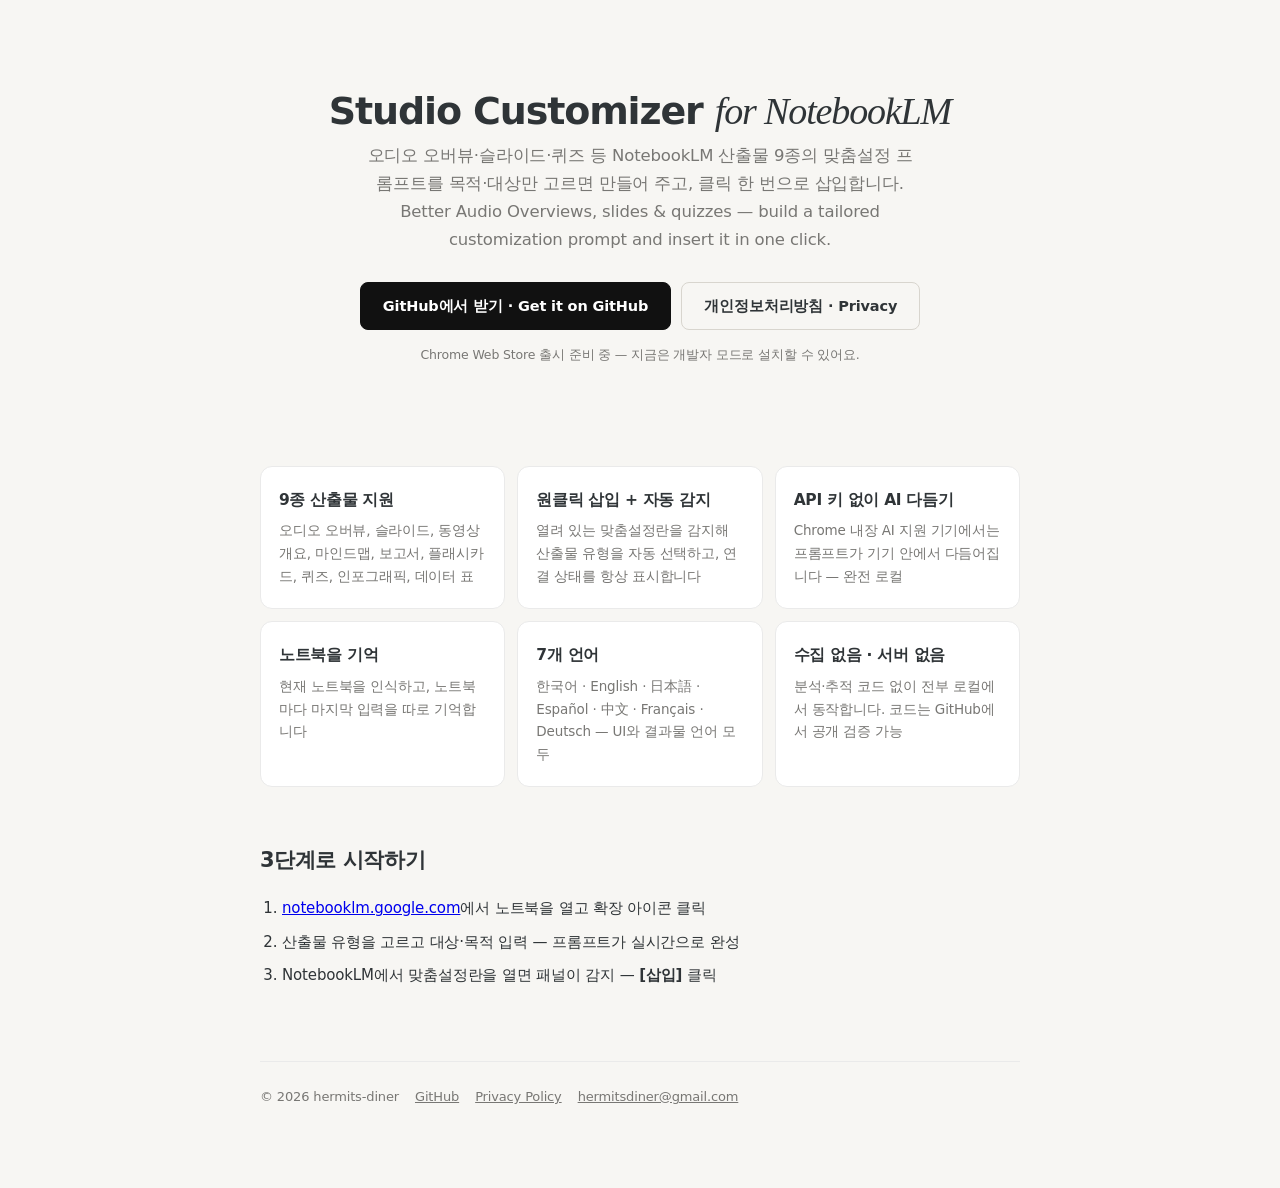
<file: docs/index.html>
<!DOCTYPE html>
<html lang="ko">
<head>
  <meta charset="UTF-8" />
  <meta name="viewport" content="width=device-width, initial-scale=1" />
  <title>Studio Customizer for NotebookLM — 맞춤설정 프롬프트를 클릭 한 번으로</title>
  <meta name="description" content="Better Audio Overviews, slides & quizzes from NotebookLM — build a tailored customization prompt, insert it in one click." />
  <style>
    :root {
      --bg: #f7f6f3; --card: #ffffff; --text: #2f3437; --muted: #787774;
      --border: #eaeaea; --border-strong: #d8d5ce; --ink: #111111; --ink-text: #ffffff;
    }
    @media (prefers-color-scheme: dark) {
      :root {
        --bg: #191817; --card: #201f1d; --text: #edebe8; --muted: #8f8b84;
        --border: #2e2c29; --border-strong: #45423c; --ink: #edebe8; --ink-text: #191817;
      }
    }
    * { box-sizing: border-box; }
    body {
      margin: 0; padding: 0 20px 80px; background: var(--bg); color: var(--text);
      font-family: "Pretendard Variable", Pretendard, "Noto Sans KR", "Apple SD Gothic Neo",
        "Segoe UI", system-ui, sans-serif;
      font-size: 15px; line-height: 1.7; letter-spacing: -0.01em;
      -webkit-font-smoothing: antialiased;
    }
    main { max-width: 760px; margin: 0 auto; }
    .hero { padding: 88px 0 40px; text-align: center; }
    .hero h1 { font-size: 38px; letter-spacing: -0.03em; line-height: 1.25; margin: 0 0 6px; }
    .hero h1 em { font-family: Georgia, "Times New Roman", serif; font-style: italic; font-weight: 400; }
    .hero .tag { color: var(--muted); font-size: 16.5px; margin: 0 auto 28px; max-width: 560px; }
    .cta-row { display: flex; gap: 10px; justify-content: center; flex-wrap: wrap; }
    .btn {
      display: inline-block; padding: 11px 22px; border-radius: 8px; text-decoration: none;
      font-weight: 700; font-size: 14.5px; border: 1px solid var(--border-strong); color: var(--text);
    }
    .btn.primary { background: var(--ink); border-color: var(--ink); color: var(--ink-text); }
    .note { color: var(--muted); font-size: 12.5px; margin-top: 14px; }
    .grid { display: grid; grid-template-columns: repeat(auto-fit, minmax(220px, 1fr)); gap: 12px; margin: 48px 0 0; }
    .card {
      background: var(--card); border: 1px solid var(--border); border-radius: 12px;
      padding: 20px 18px;
    }
    .card h3 { margin: 0 0 6px; font-size: 15.5px; letter-spacing: -0.02em; }
    .card p { margin: 0; color: var(--muted); font-size: 13.5px; }
    .steps { margin: 56px 0 0; }
    .steps h2 { font-size: 21px; letter-spacing: -0.02em; }
    .steps ol { padding-left: 22px; }
    .steps li { margin-bottom: 8px; }
    footer {
      margin-top: 72px; padding-top: 24px; border-top: 1px solid var(--border);
      color: var(--muted); font-size: 13px; display: flex; gap: 16px; flex-wrap: wrap;
    }
    footer a { color: inherit; }
  </style>
</head>
<body>
  <main>
    <section class="hero">
      <h1>Studio Customizer <em>for NotebookLM</em></h1>
      <p class="tag">
        오디오 오버뷰·슬라이드·퀴즈 등 NotebookLM 산출물 9종의 맞춤설정 프롬프트를
        목적·대상만 고르면 만들어 주고, 클릭 한 번으로 삽입합니다.<br />
        Better Audio Overviews, slides &amp; quizzes — build a tailored customization
        prompt and insert it in one click.
      </p>
      <div class="cta-row">
        <a class="btn primary" href="https://github.com/hermits-diner/Studio-Customizer-for-NotebookLM">GitHub에서 받기 · Get it on GitHub</a>
        <a class="btn" href="privacy.html">개인정보처리방침 · Privacy</a>
      </div>
      <p class="note">Chrome Web Store 출시 준비 중 — 지금은 개발자 모드로 설치할 수 있어요.</p>
    </section>

    <section class="grid">
      <div class="card">
        <h3>9종 산출물 지원</h3>
        <p>오디오 오버뷰, 슬라이드, 동영상 개요, 마인드맵, 보고서, 플래시카드, 퀴즈, 인포그래픽, 데이터 표</p>
      </div>
      <div class="card">
        <h3>원클릭 삽입 + 자동 감지</h3>
        <p>열려 있는 맞춤설정란을 감지해 산출물 유형을 자동 선택하고, 연결 상태를 항상 표시합니다</p>
      </div>
      <div class="card">
        <h3>API 키 없이 AI 다듬기</h3>
        <p>Chrome 내장 AI 지원 기기에서는 프롬프트가 기기 안에서 다듬어집니다 — 완전 로컬</p>
      </div>
      <div class="card">
        <h3>노트북을 기억</h3>
        <p>현재 노트북을 인식하고, 노트북마다 마지막 입력을 따로 기억합니다</p>
      </div>
      <div class="card">
        <h3>7개 언어</h3>
        <p>한국어 · English · 日本語 · Español · 中文 · Français · Deutsch — UI와 결과물 언어 모두</p>
      </div>
      <div class="card">
        <h3>수집 없음 · 서버 없음</h3>
        <p>분석·추적 코드 없이 전부 로컬에서 동작합니다. 코드는 GitHub에서 공개 검증 가능</p>
      </div>
    </section>

    <section class="steps">
      <h2>3단계로 시작하기</h2>
      <ol>
        <li><a href="https://notebooklm.google.com">notebooklm.google.com</a>에서 노트북을 열고 확장 아이콘 클릭</li>
        <li>산출물 유형을 고르고 대상·목적 입력 — 프롬프트가 실시간으로 완성</li>
        <li>NotebookLM에서 맞춤설정란을 열면 패널이 감지 — <strong>[삽입]</strong> 클릭</li>
      </ol>
    </section>

    <footer>
      <span>© 2026 hermits-diner</span>
      <a href="https://github.com/hermits-diner/Studio-Customizer-for-NotebookLM">GitHub</a>
      <a href="privacy.html">Privacy Policy</a>
      <a href="mailto:hermitsdiner@gmail.com">hermitsdiner@gmail.com</a>
    </footer>
  </main>
</body>
</html>
</file>
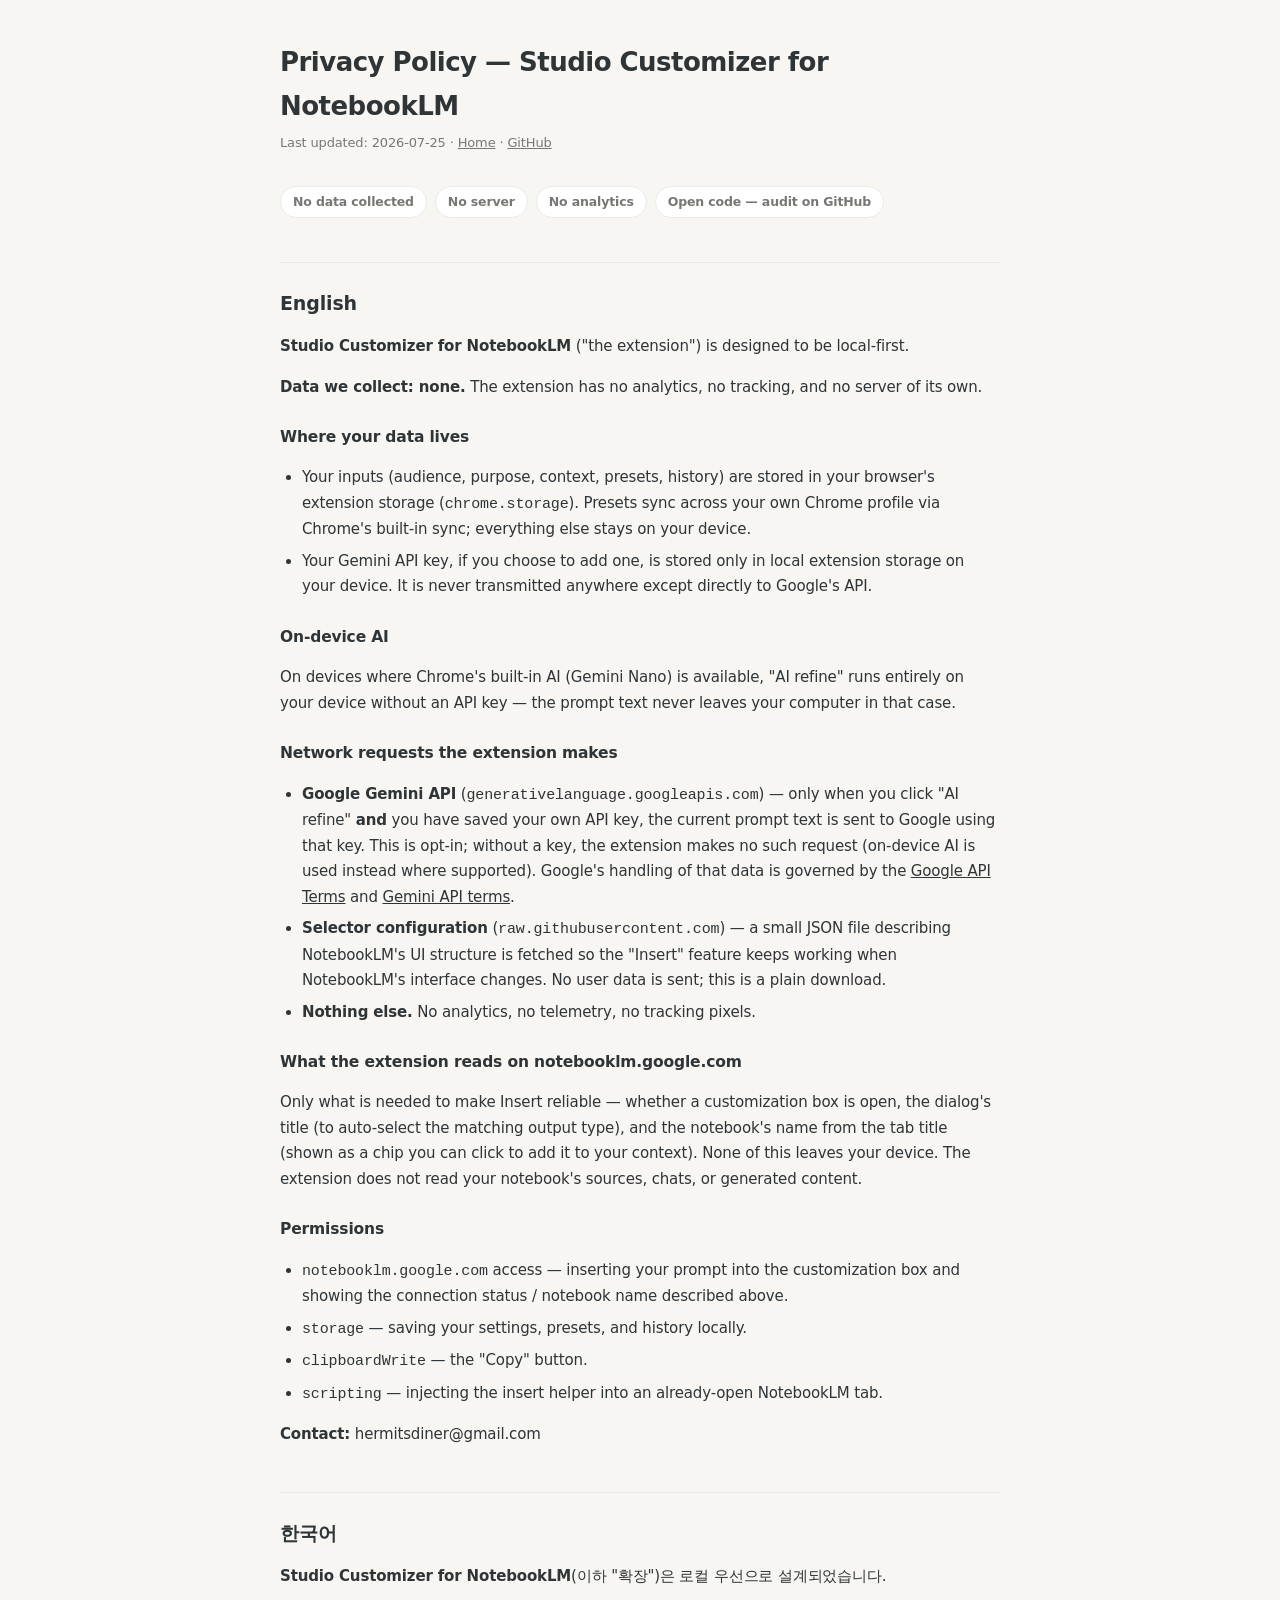
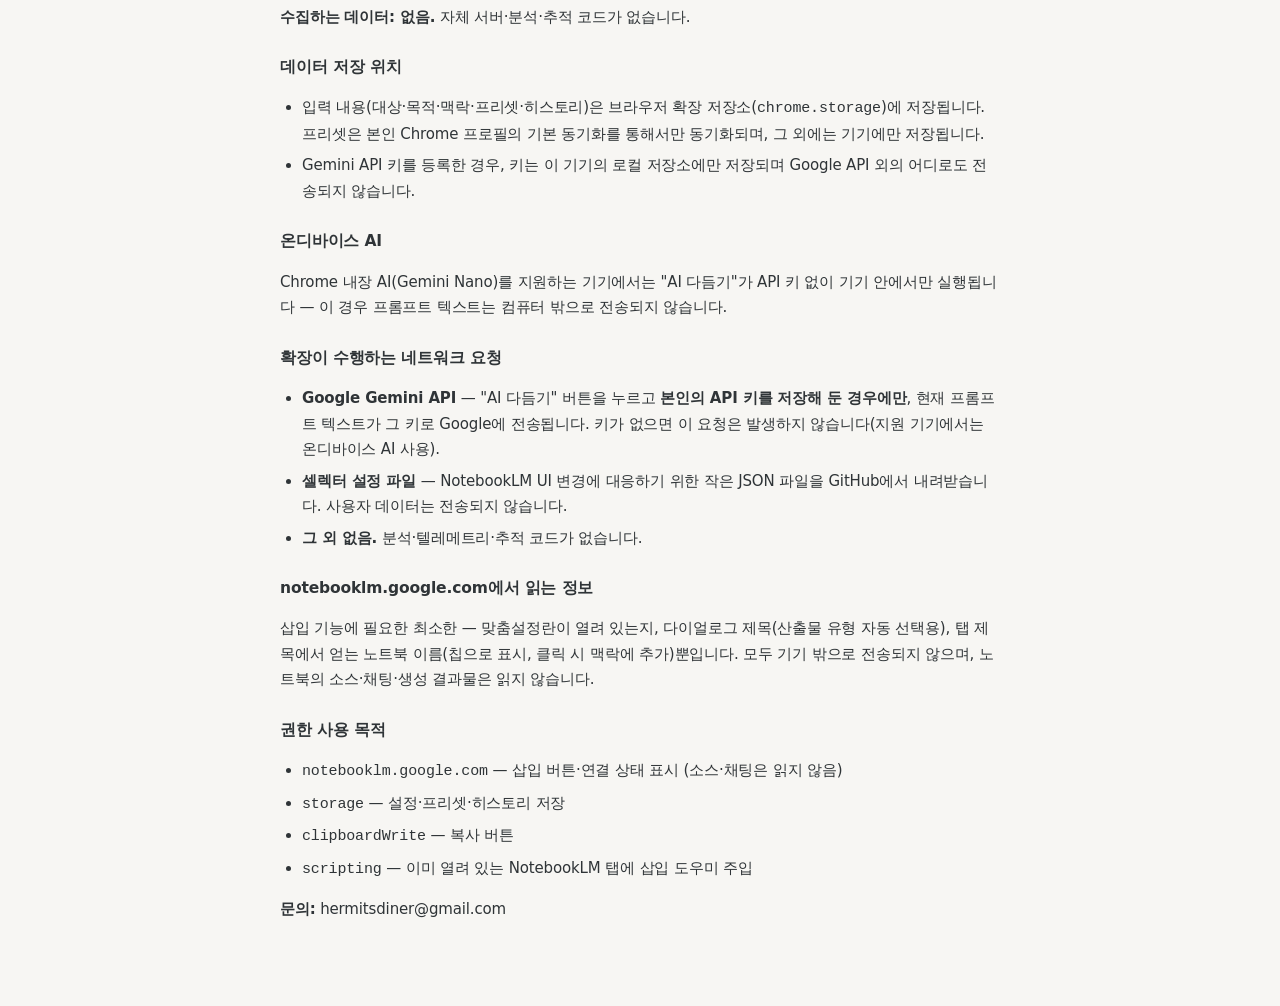
<file: docs/privacy.html>
<!DOCTYPE html>
<html lang="en">
<head>
  <meta charset="UTF-8" />
  <meta name="viewport" content="width=device-width, initial-scale=1" />
  <title>Privacy Policy — Studio Customizer for NotebookLM</title>
  <style>
    :root {
      --bg: #f7f6f3; --card: #ffffff; --text: #2f3437; --muted: #787774;
      --border: #eaeaea; --ink: #111111;
    }
    @media (prefers-color-scheme: dark) {
      :root {
        --bg: #191817; --card: #201f1d; --text: #edebe8; --muted: #8f8b84;
        --border: #2e2c29; --ink: #edebe8;
      }
    }
    * { box-sizing: border-box; }
    body {
      margin: 0; padding: 40px 20px 80px; background: var(--bg); color: var(--text);
      font-family: "Pretendard Variable", Pretendard, "Noto Sans KR", "Apple SD Gothic Neo",
        "Segoe UI", system-ui, sans-serif;
      font-size: 15px; line-height: 1.7; letter-spacing: -0.01em;
      -webkit-font-smoothing: antialiased;
    }
    main { max-width: 720px; margin: 0 auto; }
    h1 { font-size: 26px; letter-spacing: -0.02em; margin: 0 0 4px; }
    h2 { font-size: 19px; margin: 44px 0 12px; padding-top: 24px; border-top: 1px solid var(--border); }
    h3 { font-size: 15.5px; margin: 24px 0 6px; }
    .date { color: var(--muted); font-size: 13px; margin: 0 0 32px; }
    ul { padding-left: 22px; }
    li { margin-bottom: 6px; }
    a { color: inherit; }
    strong { font-weight: 700; }
    .badge-row { display: flex; gap: 8px; flex-wrap: wrap; margin: 18px 0 0; }
    .badge {
      padding: 4px 12px; border: 1px solid var(--border); border-radius: 999px;
      background: var(--card); font-size: 12.5px; font-weight: 600; color: var(--muted);
    }
  </style>
</head>
<body>
  <main>
    <h1>Privacy Policy — Studio Customizer for NotebookLM</h1>
    <p class="date">Last updated: 2026-07-25 · <a href="index.html">Home</a> · <a href="https://github.com/hermits-diner/Studio-Customizer-for-NotebookLM">GitHub</a></p>
    <div class="badge-row">
      <span class="badge">No data collected</span>
      <span class="badge">No server</span>
      <span class="badge">No analytics</span>
      <span class="badge">Open code — audit on GitHub</span>
    </div>

    <h2>English</h2>
    <p><strong>Studio Customizer for NotebookLM</strong> ("the extension") is designed to be local-first.</p>
    <p><strong>Data we collect: none.</strong> The extension has no analytics, no tracking, and no server of its own.</p>

    <h3>Where your data lives</h3>
    <ul>
      <li>Your inputs (audience, purpose, context, presets, history) are stored in your browser's extension storage (<code>chrome.storage</code>). Presets sync across your own Chrome profile via Chrome's built-in sync; everything else stays on your device.</li>
      <li>Your Gemini API key, if you choose to add one, is stored only in local extension storage on your device. It is never transmitted anywhere except directly to Google's API.</li>
    </ul>

    <h3>On-device AI</h3>
    <p>On devices where Chrome's built-in AI (Gemini Nano) is available, "AI refine" runs entirely on your device without an API key — the prompt text never leaves your computer in that case.</p>

    <h3>Network requests the extension makes</h3>
    <ul>
      <li><strong>Google Gemini API</strong> (<code>generativelanguage.googleapis.com</code>) — only when you click "AI refine" <strong>and</strong> you have saved your own API key, the current prompt text is sent to Google using that key. This is opt-in; without a key, the extension makes no such request (on-device AI is used instead where supported). Google's handling of that data is governed by the <a href="https://developers.google.com/terms">Google API Terms</a> and <a href="https://ai.google.dev/gemini-api/terms">Gemini API terms</a>.</li>
      <li><strong>Selector configuration</strong> (<code>raw.githubusercontent.com</code>) — a small JSON file describing NotebookLM's UI structure is fetched so the "Insert" feature keeps working when NotebookLM's interface changes. No user data is sent; this is a plain download.</li>
      <li><strong>Nothing else.</strong> No analytics, no telemetry, no tracking pixels.</li>
    </ul>

    <h3>What the extension reads on notebooklm.google.com</h3>
    <p>Only what is needed to make Insert reliable — whether a customization box is open, the dialog's title (to auto-select the matching output type), and the notebook's name from the tab title (shown as a chip you can click to add it to your context). None of this leaves your device. The extension does not read your notebook's sources, chats, or generated content.</p>

    <h3>Permissions</h3>
    <ul>
      <li><code>notebooklm.google.com</code> access — inserting your prompt into the customization box and showing the connection status / notebook name described above.</li>
      <li><code>storage</code> — saving your settings, presets, and history locally.</li>
      <li><code>clipboardWrite</code> — the "Copy" button.</li>
      <li><code>scripting</code> — injecting the insert helper into an already-open NotebookLM tab.</li>
    </ul>
    <p><strong>Contact:</strong> hermitsdiner@gmail.com</p>

    <h2>한국어</h2>
    <p><strong>Studio Customizer for NotebookLM</strong>(이하 "확장")은 로컬 우선으로 설계되었습니다.</p>
    <p><strong>수집하는 데이터: 없음.</strong> 자체 서버·분석·추적 코드가 없습니다.</p>

    <h3>데이터 저장 위치</h3>
    <ul>
      <li>입력 내용(대상·목적·맥락·프리셋·히스토리)은 브라우저 확장 저장소(<code>chrome.storage</code>)에 저장됩니다. 프리셋은 본인 Chrome 프로필의 기본 동기화를 통해서만 동기화되며, 그 외에는 기기에만 저장됩니다.</li>
      <li>Gemini API 키를 등록한 경우, 키는 이 기기의 로컬 저장소에만 저장되며 Google API 외의 어디로도 전송되지 않습니다.</li>
    </ul>

    <h3>온디바이스 AI</h3>
    <p>Chrome 내장 AI(Gemini Nano)를 지원하는 기기에서는 "AI 다듬기"가 API 키 없이 기기 안에서만 실행됩니다 — 이 경우 프롬프트 텍스트는 컴퓨터 밖으로 전송되지 않습니다.</p>

    <h3>확장이 수행하는 네트워크 요청</h3>
    <ul>
      <li><strong>Google Gemini API</strong> — "AI 다듬기" 버튼을 누르고 <strong>본인의 API 키를 저장해 둔 경우에만</strong>, 현재 프롬프트 텍스트가 그 키로 Google에 전송됩니다. 키가 없으면 이 요청은 발생하지 않습니다(지원 기기에서는 온디바이스 AI 사용).</li>
      <li><strong>셀렉터 설정 파일</strong> — NotebookLM UI 변경에 대응하기 위한 작은 JSON 파일을 GitHub에서 내려받습니다. 사용자 데이터는 전송되지 않습니다.</li>
      <li><strong>그 외 없음.</strong> 분석·텔레메트리·추적 코드가 없습니다.</li>
    </ul>

    <h3>notebooklm.google.com에서 읽는 정보</h3>
    <p>삽입 기능에 필요한 최소한 — 맞춤설정란이 열려 있는지, 다이얼로그 제목(산출물 유형 자동 선택용), 탭 제목에서 얻는 노트북 이름(칩으로 표시, 클릭 시 맥락에 추가)뿐입니다. 모두 기기 밖으로 전송되지 않으며, 노트북의 소스·채팅·생성 결과물은 읽지 않습니다.</p>

    <h3>권한 사용 목적</h3>
    <ul>
      <li><code>notebooklm.google.com</code> — 삽입 버튼·연결 상태 표시 (소스·채팅은 읽지 않음)</li>
      <li><code>storage</code> — 설정·프리셋·히스토리 저장</li>
      <li><code>clipboardWrite</code> — 복사 버튼</li>
      <li><code>scripting</code> — 이미 열려 있는 NotebookLM 탭에 삽입 도우미 주입</li>
    </ul>
    <p><strong>문의:</strong> hermitsdiner@gmail.com</p>
  </main>
</body>
</html>
</file>
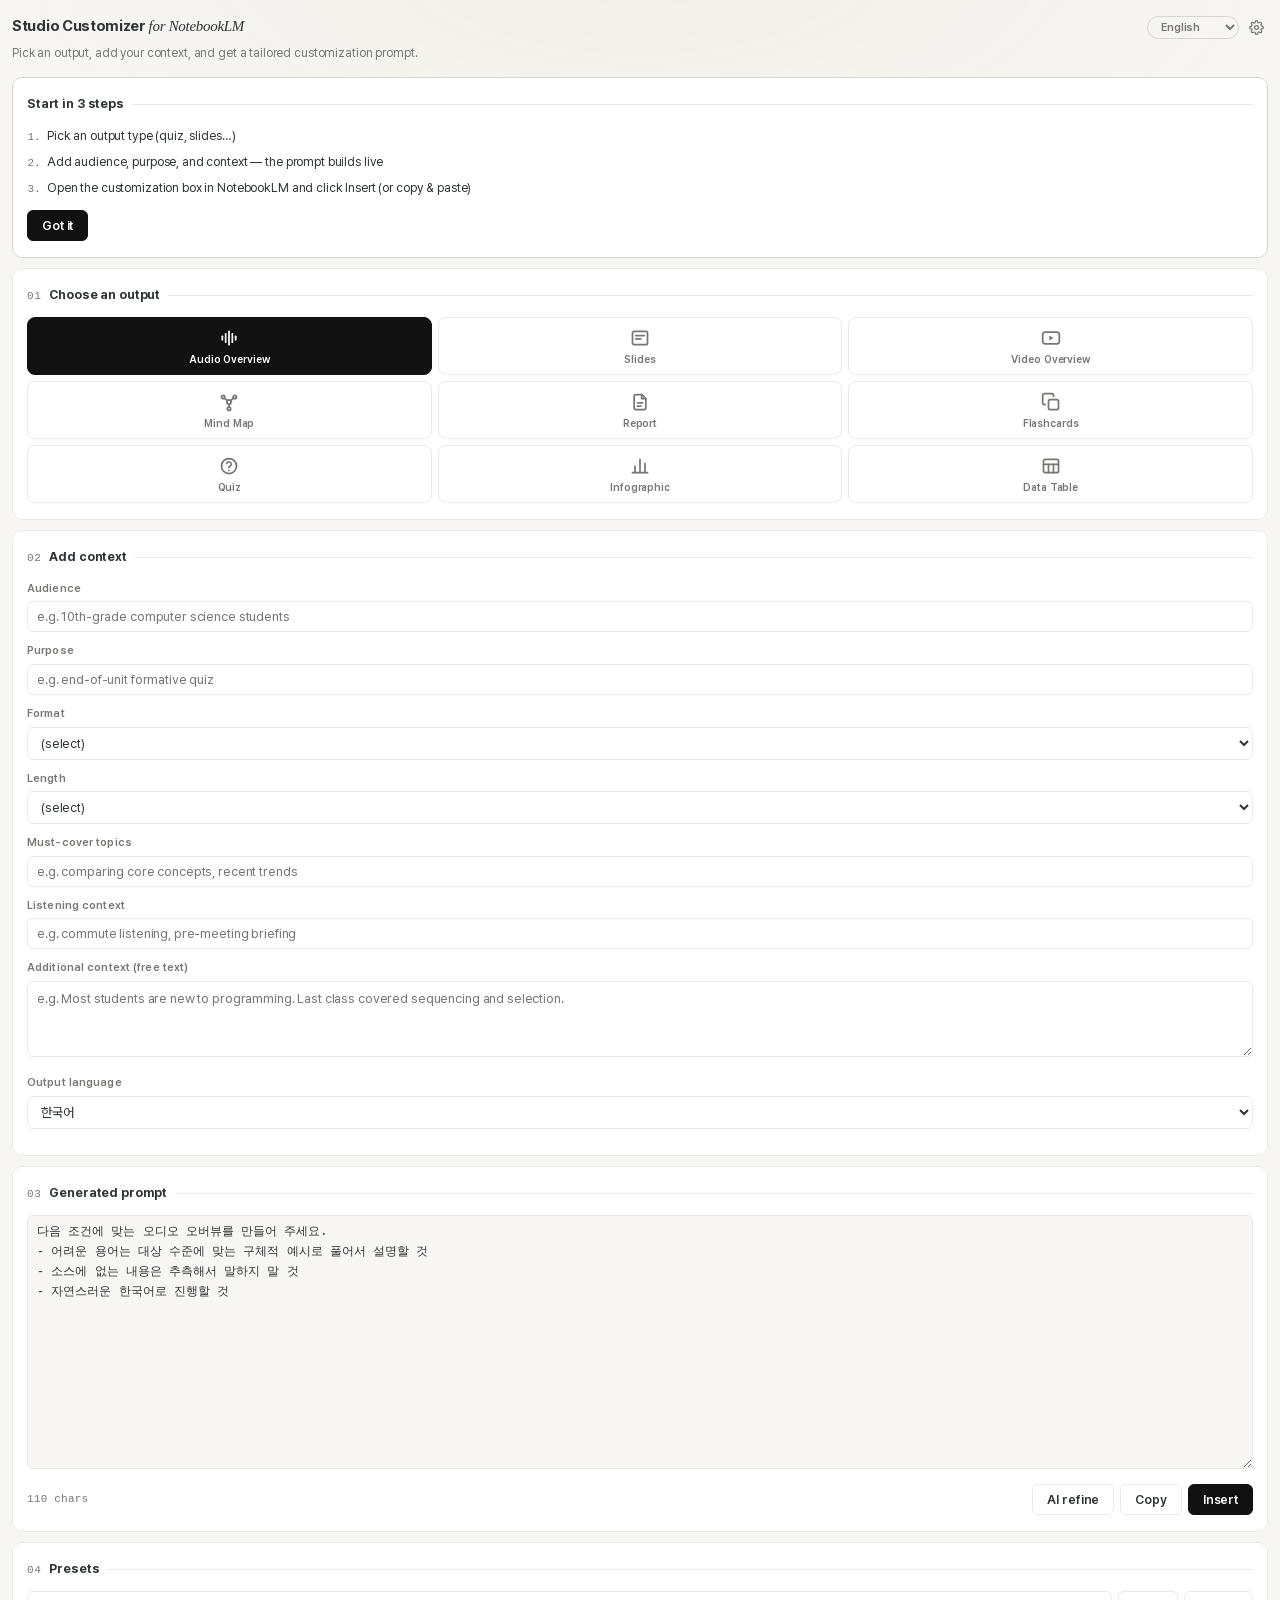
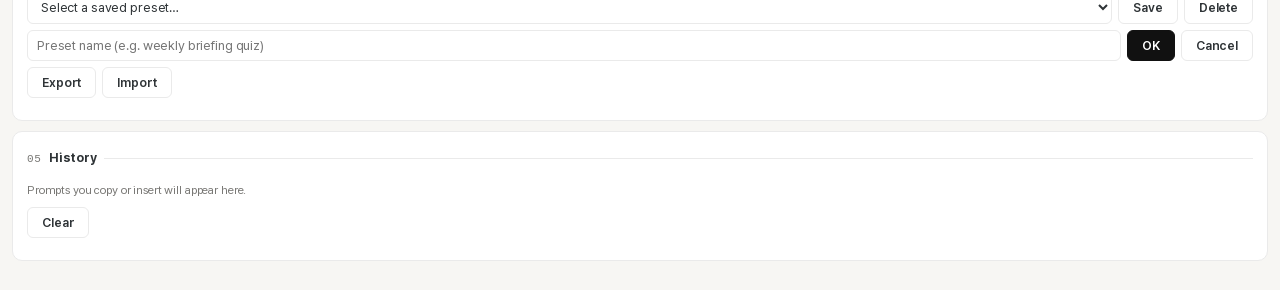
<file: sidepanel/panel.html>
<!DOCTYPE html>
<html lang="ko">
<head>
  <meta charset="UTF-8" />
  <title>Studio Customizer for NotebookLM</title>
  <link rel="stylesheet" href="panel.css" />
</head>
<body>
  <header>
    <div class="header-row">
      <h1>Studio Customizer <span class="brand-b">for NotebookLM</span></h1>
      <div class="header-actions">
        <select id="langToggle" class="lang-toggle" title="Language" aria-label="Language"></select>
        <button id="settingsToggle" class="icon-btn" title="Settings / 설정" aria-label="Settings">
          <svg viewBox="0 0 24 24" fill="none" stroke="currentColor" stroke-width="2" stroke-linecap="round" stroke-linejoin="round"><circle cx="12" cy="12" r="3"/><path d="M19.4 15a1.65 1.65 0 0 0 .33 1.82l.06.06a2 2 0 1 1-2.83 2.83l-.06-.06a1.65 1.65 0 0 0-1.82-.33 1.65 1.65 0 0 0-1 1.51V21a2 2 0 1 1-4 0v-.09a1.65 1.65 0 0 0-1-1.51 1.65 1.65 0 0 0-1.82.33l-.06.06a2 2 0 1 1-2.83-2.83l.06-.06a1.65 1.65 0 0 0 .33-1.82 1.65 1.65 0 0 0-1.51-1H3a2 2 0 1 1 0-4h.09a1.65 1.65 0 0 0 1.51-1 1.65 1.65 0 0 0-.33-1.82l-.06-.06a2 2 0 1 1 2.83-2.83l.06.06a1.65 1.65 0 0 0 1.82.33h.01a1.65 1.65 0 0 0 1-1.51V3a2 2 0 1 1 4 0v.09a1.65 1.65 0 0 0 1 1.51h.01a1.65 1.65 0 0 0 1.82-.33l.06-.06a2 2 0 1 1 2.83 2.83l-.06.06a1.65 1.65 0 0 0-.33 1.82v.01a1.65 1.65 0 0 0 1.51 1H21a2 2 0 1 1 0 4h-.09a1.65 1.65 0 0 0-1.51 1z"/></svg>
        </button>
      </div>
    </div>
    <p class="sub" data-i18n="subtitle"></p>
    <button id="nbChip" class="nb-chip" hidden>
      <svg viewBox="0 0 24 24" fill="none" stroke="currentColor" stroke-width="2" stroke-linecap="round" stroke-linejoin="round"><path d="M4 19.5A2.5 2.5 0 0 1 6.5 17H20"/><path d="M6.5 2H20v20H6.5A2.5 2.5 0 0 1 4 19.5v-15A2.5 2.5 0 0 1 6.5 2z"/></svg>
      <span id="nbChipName"></span>
    </button>
  </header>

  <section class="card onboarding" id="onboardingCard" hidden>
    <h2><span class="lbl" data-i18n="obTitle"></span></h2>
    <ol class="ob-steps">
      <li data-i18n="obStep1"></li>
      <li data-i18n="obStep2"></li>
      <li data-i18n="obStep3"></li>
    </ol>
    <button id="obDoneBtn" class="primary" data-i18n="obDone"></button>
  </section>

  <section class="card">
    <h2><span class="num">01</span><span class="lbl" data-i18n="step1"></span></h2>
    <div id="typeGrid" class="type-grid"></div>
    <p id="typeNote" class="note" hidden></p>
  </section>

  <section class="card">
    <h2><span class="num">02</span><span class="lbl" data-i18n="step2"></span></h2>
    <div class="field">
      <label for="audience" data-i18n="audience"></label>
      <input id="audience" list="audienceList" data-i18n-ph="audiencePh" />
      <datalist id="audienceList"></datalist>
    </div>
    <div class="field">
      <label for="purpose" data-i18n="purpose"></label>
      <input id="purpose" list="purposeList" data-i18n-ph="purposePh" />
      <datalist id="purposeList"></datalist>
    </div>

    <div id="typeFields"></div>

    <div class="field">
      <label for="context" data-i18n="context"></label>
      <textarea id="context" rows="3" data-i18n-ph="contextPh"></textarea>
    </div>
    <div class="field">
      <label for="language" data-i18n="outputLang"></label>
      <select id="language"></select>
    </div>
  </section>

  <section class="card">
    <h2><span class="num">03</span><span class="lbl" data-i18n="step3"></span></h2>
    <p id="nlmStatus" class="status-line off" hidden>
      <span class="dot"></span>
      <span id="nlmStatusText"></span>
      <button id="nlmOpenBtn" class="mini-btn" hidden data-i18n="stOpenBtn"></button>
    </p>
    <textarea id="preview" rows="12" spellcheck="false"></textarea>
    <div class="preview-footer">
      <span id="charCount" class="char-count">0</span>
      <div class="footer-actions">
        <button id="refineBtn" data-i18n="refine"></button>
        <button id="copyBtn" data-i18n="copy"></button>
        <button id="insertBtn" class="primary" data-i18n="insert"></button>
      </div>
    </div>
    <p id="charWarn" class="note warn" hidden data-i18n="charWarn"></p>
    <p id="refineNote" class="note warn" hidden></p>
  </section>

  <section class="card">
    <h2><span class="num">04</span><span class="lbl" data-i18n="presets"></span></h2>
    <div class="preset-row">
      <select id="presetSelect"></select>
      <button id="presetSaveBtn" data-i18n="save"></button>
      <button id="presetDeleteBtn" data-i18n="del"></button>
    </div>
    <div id="presetNameRow" class="preset-row" hidden>
      <input id="presetName" data-i18n-ph="presetNamePh" />
      <button id="presetConfirmBtn" class="primary" data-i18n="ok"></button>
      <button id="presetCancelBtn" data-i18n="cancel"></button>
    </div>
    <div class="preset-row">
      <button id="presetExportBtn" data-i18n="exportBtn"></button>
      <button id="presetImportBtn" data-i18n="importBtn"></button>
      <input id="presetFile" type="file" accept="application/json" hidden />
    </div>
  </section>

  <section class="card">
    <h2><span class="num">05</span><span class="lbl" data-i18n="history"></span></h2>
    <div id="historyList" class="history-list"></div>
    <div class="preset-row">
      <button id="historyClearBtn" data-i18n="clear"></button>
    </div>
  </section>

  <section class="card" id="settingsCard" hidden>
    <h2><span class="num">06</span><span class="lbl" data-i18n="settings"></span></h2>
    <div class="field">
      <label for="themeSelect" id="themeLabel"></label>
      <select id="themeSelect"></select>
    </div>
    <div class="field">
      <label for="geminiKey" data-i18n="apiKey"></label>
      <input id="geminiKey" type="password" autocomplete="off" data-i18n-ph="apiKeyPh" />
    </div>
    <div class="field">
      <label for="geminiModel" data-i18n="model"></label>
      <input id="geminiModel" placeholder="gemini-flash-latest" />
    </div>
    <div class="preset-row">
      <button id="settingsSaveBtn" class="primary" data-i18n="save"></button>
    </div>
    <p class="note" data-i18n="odNote"></p>
    <p class="note" data-i18n="apiPrivacy"></p>
  </section>

  <script src="templates.js"></script>
  <script src="panel.js"></script>
</body>
</html>
</file>
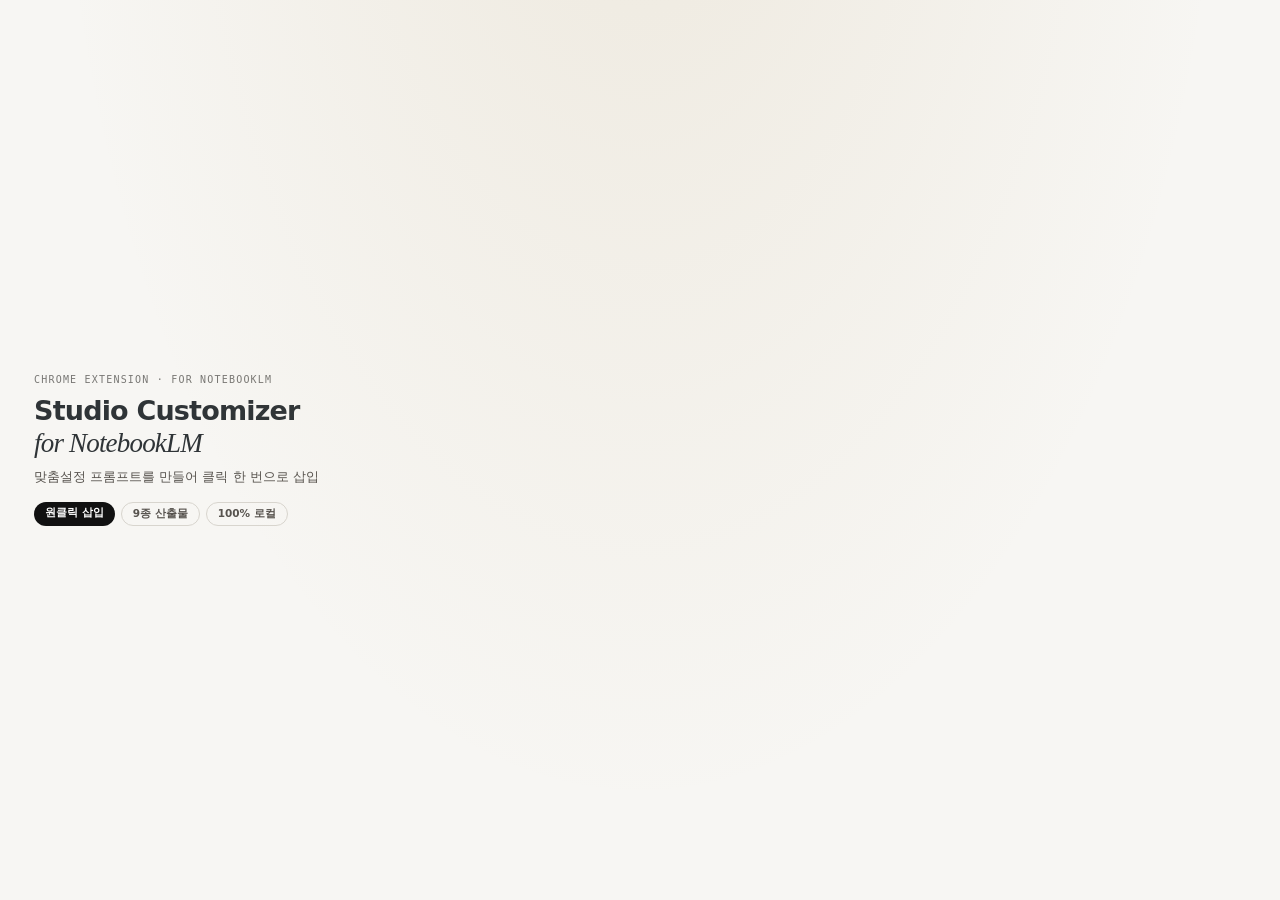
<file: store/promo/promo-tile.html>
<!DOCTYPE html>
<html lang="ko">
<head>
  <meta charset="UTF-8" />
  <title>Promo tile 440×280</title>
  <style>
    * { box-sizing: border-box; margin: 0; }
    html, body { width: 100%; height: 100%; overflow: hidden; }
    body {
      position: relative;
      display: flex; flex-direction: column; justify-content: center;
      padding: 24px 34px;
      background: #f7f6f3;
      font-family: "Pretendard Variable", Pretendard, "Noto Sans KR", "Apple SD Gothic Neo",
        "Segoe UI", system-ui, sans-serif;
      color: #2f3437;
      -webkit-font-smoothing: antialiased;
    }
    body::before {
      content: "";
      position: absolute; inset: 0;
      background: radial-gradient(ellipse at 50% -30%, rgba(180, 150, 90, 0.14), transparent 65%);
      pointer-events: none;
    }
    .kicker {
      font-family: Consolas, ui-monospace, monospace;
      font-size: 10px; letter-spacing: 0.12em; color: #787774;
      text-transform: uppercase; margin-bottom: 10px; white-space: nowrap;
    }
    h1 { font-size: 27px; letter-spacing: -0.03em; line-height: 1.2; font-weight: 800; }
    h1 em { font-family: Georgia, serif; font-style: italic; font-weight: 400; }
    .tag { margin-top: 9px; font-size: 13px; color: #57534e; line-height: 1.45; }
    .pill-row { display: flex; gap: 6px; margin-top: 15px; }
    .pill {
      padding: 4px 11px; border-radius: 999px; font-size: 10.5px; font-weight: 700;
      background: #111; color: #fff; white-space: nowrap;
    }
    .pill.ghost { background: transparent; color: #57534e; border: 1px solid #d8d5ce; }
  </style>
</head>
<body>
  <div class="kicker">Chrome Extension · for NotebookLM</div>
  <h1>Studio Customizer<br /><em>for NotebookLM</em></h1>
  <p class="tag">맞춤설정 프롬프트를 만들어 클릭 한 번으로 삽입</p>
  <div class="pill-row">
    <span class="pill">원클릭 삽입</span>
    <span class="pill ghost">9종 산출물</span>
    <span class="pill ghost">100% 로컬</span>
  </div>
</body>
</html>
</file>
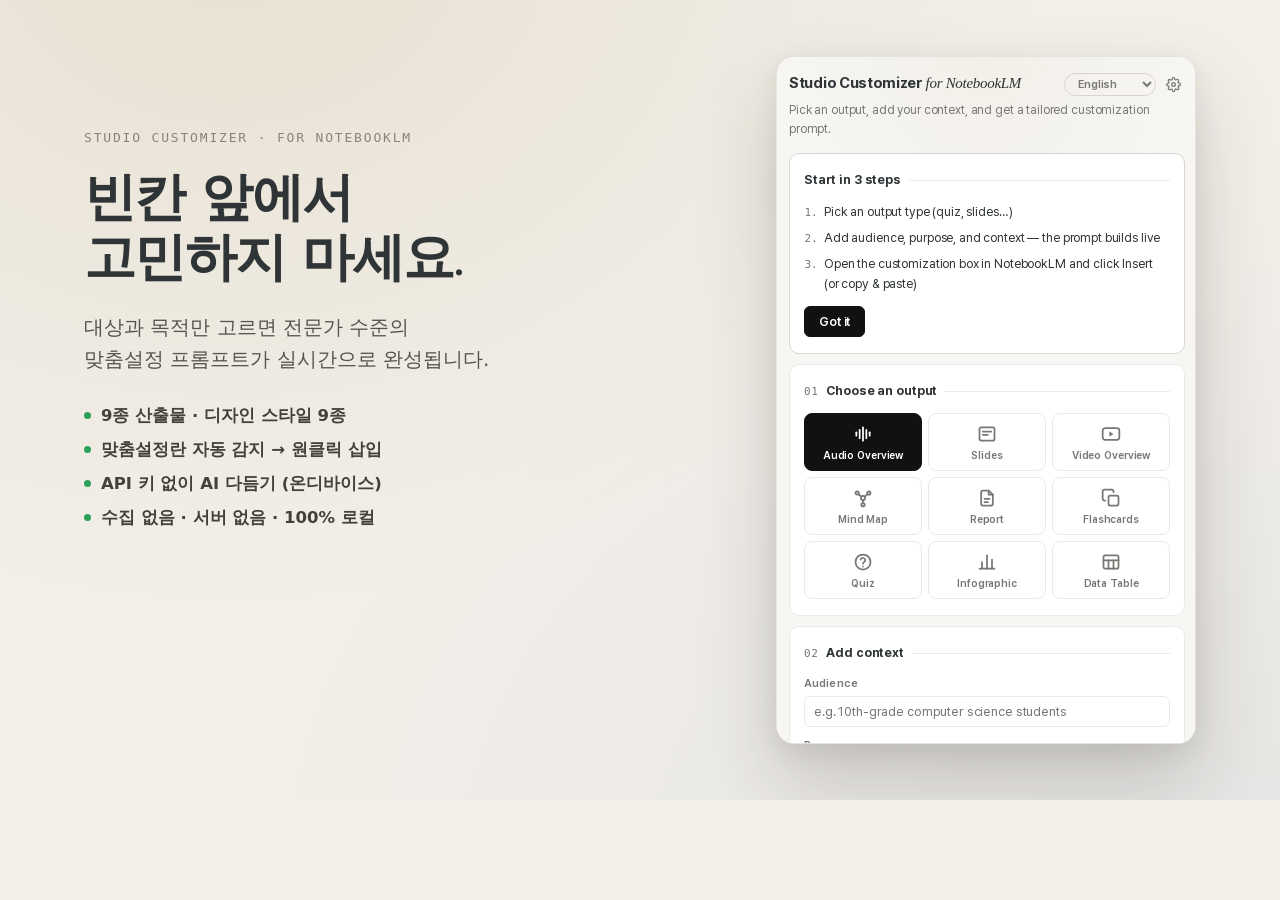
<file: store/promo/screenshot-frame.html>
<!DOCTYPE html>
<html lang="ko">
<head>
  <meta charset="UTF-8" />
  <title>Screenshot frame 1280×800</title>
  <style>
    * { box-sizing: border-box; margin: 0; }
    html, body { width: 1280px; height: 800px; overflow: hidden; }
    body {
      position: relative;
      background: #f2efe9;
      font-family: "Pretendard Variable", Pretendard, "Noto Sans KR", "Apple SD Gothic Neo",
        "Segoe UI", system-ui, sans-serif;
      color: #2f3437;
      -webkit-font-smoothing: antialiased;
    }
    body::before {
      content: "";
      position: absolute; inset: 0;
      background:
        radial-gradient(ellipse at 18% -10%, rgba(180, 150, 90, 0.16), transparent 55%),
        radial-gradient(ellipse at 95% 110%, rgba(120, 140, 180, 0.10), transparent 55%);
    }
    .copy { position: absolute; left: 84px; top: 130px; width: 560px; }
    .kicker {
      font-family: Consolas, ui-monospace, monospace;
      font-size: 13px; letter-spacing: 0.14em; color: #8a8578;
      text-transform: uppercase; margin-bottom: 22px;
    }
    h1 { font-size: 52px; letter-spacing: -0.03em; line-height: 1.16; font-weight: 800; }
    h1 em { font-family: Georgia, serif; font-style: italic; font-weight: 400; }
    .tag { margin-top: 22px; font-size: 20px; color: #57534e; line-height: 1.6; }
    ul { margin-top: 30px; padding: 0; list-style: none; }
    li {
      display: flex; align-items: center; gap: 10px;
      font-size: 16.5px; font-weight: 600; margin-bottom: 12px; color: #44403c;
    }
    li::before {
      content: ""; width: 7px; height: 7px; border-radius: 50%;
      background: #2da05a; flex-shrink: 0;
    }
    .panel-wrap {
      position: absolute; right: 84px; top: 56px;
      width: 420px; height: 688px;
      border-radius: 18px;
      border: 1px solid rgba(0, 0, 0, 0.08);
      box-shadow: 0 40px 80px rgba(40, 35, 25, 0.18), 0 8px 24px rgba(40, 35, 25, 0.08);
      overflow: hidden;
      background: #f7f6f3;
    }
    .panel-wrap iframe { width: 420px; height: 688px; border: 0; }
  </style>
</head>
<body>
  <div class="copy">
    <div class="kicker">Studio Customizer · for NotebookLM</div>
    <h1>빈칸 앞에서<br />고민하지 마세요<em>.</em></h1>
    <p class="tag">대상과 목적만 고르면 전문가 수준의<br />맞춤설정 프롬프트가 실시간으로 완성됩니다.</p>
    <ul>
      <li>9종 산출물 · 디자인 스타일 9종</li>
      <li>맞춤설정란 자동 감지 → 원클릭 삽입</li>
      <li>API 키 없이 AI 다듬기 (온디바이스)</li>
      <li>수집 없음 · 서버 없음 · 100% 로컬</li>
    </ul>
  </div>
  <div class="panel-wrap">
    <iframe src="../../sidepanel/panel.html"></iframe>
  </div>
</body>
</html>
</file>
<file: sidepanel/panel.css>
/* Editorial minimal — warm monochrome, ink CTA, mono meta, subtle motion */

/* Pretendard (SIL OFL 1.1) — 번들 폰트, 오프라인 동작 */
@font-face {
  font-family: "Pretendard Variable";
  font-weight: 45 920;
  font-style: normal;
  font-display: swap;
  src: url("fonts/PretendardVariable.woff2") format("woff2-variations");
}

:root {
  --bg: #f7f6f3;
  --card: #ffffff;
  --text: #2f3437;
  --muted: #787774;
  --border: #eaeaea;
  --border-strong: #d8d5ce;
  --ink: #111111;
  --ink-hover: #2e2e2e;
  --ink-text: #ffffff;
  --note-bg: #e1f3fe;
  --note-text: #1f6c9f;
  --warn-bg: #fbf3db;
  --warn-text: #956400;
  --mono: "Geist Mono", "SF Mono", "JetBrains Mono", ui-monospace, Consolas, monospace;
}

/* 테마 — data-theme 속성으로 전환. auto는 시스템 설정을 따른다 */
:root[data-theme="dark"] {
  --bg: #191817;
  --card: #201f1d;
  --text: #edebe8;
  --muted: #8f8b84;
  --border: #2e2c29;
  --border-strong: #45423c;
  --ink: #edebe8;
  --ink-hover: #ffffff;
  --ink-text: #191817;
  --note-bg: rgba(94, 164, 211, 0.12);
  --note-text: #7fb4dc;
  --warn-bg: rgba(227, 179, 65, 0.1);
  --warn-text: #d8ad4e;
}

@media (prefers-color-scheme: dark) {
  :root[data-theme="auto"],
  :root:not([data-theme]) {
    --bg: #191817;
    --card: #201f1d;
    --text: #edebe8;
    --muted: #8f8b84;
    --border: #2e2c29;
    --border-strong: #45423c;
    --ink: #edebe8;
    --ink-hover: #ffffff;
    --ink-text: #191817;
    --note-bg: rgba(94, 164, 211, 0.12);
    --note-text: #7fb4dc;
    --warn-bg: rgba(227, 179, 65, 0.1);
    --warn-text: #d8ad4e;
  }
}

:root[data-theme="ocean"] {
  --bg: #f2f5f8;
  --card: #ffffff;
  --text: #22303c;
  --muted: #64748b;
  --border: #e2e8f0;
  --border-strong: #c9d5e0;
  --ink: #0f3a5f;
  --ink-hover: #164e7e;
  --ink-text: #ffffff;
  --note-bg: #e0f2fe;
  --note-text: #075985;
}

:root[data-theme="forest"] {
  --bg: #f4f6f2;
  --card: #ffffff;
  --text: #26302a;
  --muted: #6b7568;
  --border: #e3e8e0;
  --border-strong: #c8d2c4;
  --ink: #1e4d38;
  --ink-hover: #2a6349;
  --ink-text: #ffffff;
  --note-bg: #e7f3e7;
  --note-text: #2f6b3a;
}

* { box-sizing: border-box; }

body {
  margin: 0;
  padding: 14px 12px 22px;
  background: var(--bg);
  color: var(--text);
  font-family: "Pretendard Variable", Pretendard, "Noto Sans KR",
    "Apple SD Gothic Neo", "Segoe UI", "Malgun Gothic", system-ui, sans-serif;
  font-size: 13px;
  line-height: 1.6;
  letter-spacing: -0.01em;
  -webkit-font-smoothing: antialiased;
}

/* 상단 은은한 웜 라이트 스팟 */
body::before {
  content: "";
  position: fixed;
  inset: 0 0 auto 0;
  height: 240px;
  background: radial-gradient(ellipse at 50% -20%, rgba(180, 150, 90, 0.07), transparent 70%);
  pointer-events: none;
}

/* 등장 모션 — 스태거 */
header, .card {
  animation: rise 0.6s cubic-bezier(0.16, 1, 0.3, 1) both;
}
.card:nth-of-type(1) { animation-delay: 60ms; }
.card:nth-of-type(2) { animation-delay: 120ms; }
.card:nth-of-type(3) { animation-delay: 180ms; }
.card:nth-of-type(4) { animation-delay: 240ms; }

@keyframes rise {
  from { opacity: 0; transform: translateY(12px); }
}

@media (prefers-reduced-motion: reduce) {
  *, *::before { animation: none !important; transition: none !important; }
}

/* ---------- 헤더 ---------- */
.header-row {
  display: flex;
  align-items: baseline;
  justify-content: space-between;
  gap: 8px;
}

header h1 {
  margin: 0;
  font-size: 15px;
  font-weight: 700;
  letter-spacing: -0.02em;
  white-space: nowrap;
}

.brand-b {
  font-family: Georgia, "Times New Roman", serif;
  font-style: italic;
  font-weight: 400;
}

header .sub {
  margin: 4px 0 14px;
  color: var(--muted);
  font-size: 12px;
}

.header-actions {
  display: flex;
  align-items: center;
  gap: 5px;
  flex-shrink: 0;
}

.icon-btn {
  display: flex;
  align-items: center;
  justify-content: center;
  width: 24px;
  height: 24px;
  padding: 0;
  background: transparent;
  border: none;
  border-radius: 6px;
  color: var(--muted);
  cursor: pointer;
  transition: color 0.2s;
}

.icon-btn svg {
  width: 15px;
  height: 15px;
}

.icon-btn:hover { color: var(--text); }

.footer-actions {
  display: flex;
  gap: 6px;
}

button:disabled {
  opacity: 0.55;
  cursor: default;
}

.lang-toggle {
  flex-shrink: 0;
  width: auto;
  padding: 3px 9px;
  font-family: inherit;
  font-size: 11px;
  font-weight: 600;
  background: transparent;
  border: 1px solid var(--border-strong);
  border-radius: 999px;
  color: var(--muted);
  cursor: pointer;
  transition: color 0.2s, border-color 0.2s;
}

.lang-toggle:hover {
  color: var(--text);
  border-color: var(--text);
}

/* ---------- 카드 ---------- */
.card {
  background: var(--card);
  border: 1px solid var(--border);
  border-radius: 10px;
  padding: 16px 14px;
  margin-bottom: 10px;
}

.card h2 {
  display: flex;
  align-items: baseline;
  gap: 8px;
  margin: 0 0 12px;
}

.card h2 .num {
  font-family: var(--mono);
  font-size: 11px;
  font-weight: 500;
  color: var(--muted);
  letter-spacing: 0.05em;
}

.card h2 .lbl {
  font-size: 12.5px;
  font-weight: 700;
}

.card h2::after {
  content: "";
  flex: 1;
  height: 1px;
  background: var(--border);
  transform: translateY(-3px);
}

/* ---------- 산출물 그리드 ---------- */
.type-grid {
  display: grid;
  grid-template-columns: repeat(3, 1fr);
  gap: 6px;
}

.type-btn {
  display: flex;
  flex-direction: column;
  align-items: center;
  text-align: center;
  gap: 5px;
  padding: 10px 2px 8px;
  background: var(--card);
  border: 1px solid var(--border);
  border-radius: 8px;
  color: var(--muted);
  font-family: inherit;
  font-size: 10.5px;
  font-weight: 600;
  letter-spacing: -0.01em;
  cursor: pointer;
  transition: border-color 0.2s, background 0.2s, color 0.2s, transform 0.2s, box-shadow 0.2s;
}

.type-btn:hover {
  border-color: var(--border-strong);
  color: var(--text);
  transform: translateY(-1px);
  box-shadow: 0 2px 8px rgba(0, 0, 0, 0.04);
}

.type-btn:active { transform: scale(0.98); }

.type-btn .icon { display: flex; }

.type-btn .icon svg {
  width: 20px;
  height: 20px;
}

.type-btn.active {
  background: var(--ink);
  border-color: var(--ink);
  color: var(--ink-text);
}

/* ---------- 입력 필드 ---------- */
.field { margin-bottom: 10px; }

.field label {
  display: block;
  margin-bottom: 4px;
  font-size: 11px;
  font-weight: 600;
  color: var(--muted);
  letter-spacing: 0.01em;
}

.field.checkbox {
  display: flex;
  align-items: center;
  gap: 7px;
}

.field.checkbox label {
  margin: 0;
  font-size: 12.5px;
  font-weight: 500;
  color: var(--text);
}

input, select, textarea {
  width: 100%;
  padding: 7px 9px;
  background: var(--card);
  border: 1px solid var(--border);
  border-radius: 6px;
  color: var(--text);
  font-family: inherit;
  font-size: 13px;
  letter-spacing: -0.01em;
  transition: border-color 0.2s;
}

input:hover, select:hover, textarea:hover { border-color: var(--border-strong); }

input:focus, select:focus, textarea:focus {
  outline: none;
  border-color: var(--ink);
}

input[type="checkbox"] {
  width: auto;
  accent-color: var(--ink);
}

textarea {
  resize: vertical;
  line-height: 1.55;
}

/* ---------- 미리보기 ---------- */
#preview {
  font-family: var(--mono);
  font-size: 12px;
  line-height: 1.65;
  letter-spacing: 0;
  background: var(--bg);
}

.preview-footer {
  display: flex;
  align-items: center;
  justify-content: space-between;
  margin-top: 8px;
}

.char-count {
  font-family: var(--mono);
  font-size: 11px;
  color: var(--muted);
  letter-spacing: 0.02em;
  font-variant-numeric: tabular-nums;
}

.char-count.over {
  color: var(--warn-text);
  font-weight: 600;
}

/* ---------- 버튼 ---------- */
button {
  padding: 7px 14px;
  background: var(--card);
  border: 1px solid var(--border);
  border-radius: 6px;
  color: var(--text);
  font-family: inherit;
  font-size: 12.5px;
  font-weight: 600;
  letter-spacing: -0.01em;
  cursor: pointer;
  transition: background 0.2s, border-color 0.2s, color 0.2s, transform 0.12s;
}

button:hover { border-color: var(--border-strong); }

button:active { transform: scale(0.98); }

button.primary {
  background: var(--ink);
  border-color: var(--ink);
  color: var(--ink-text);
}

button.primary:hover {
  background: var(--ink-hover);
  border-color: var(--ink-hover);
}

/* ---------- 안내 문구 ---------- */
.note {
  margin: 10px 0 0;
  padding: 8px 10px;
  border-radius: 6px;
  background: var(--note-bg);
  color: var(--note-text);
  font-size: 11.5px;
  line-height: 1.55;
}

.note.warn {
  background: var(--warn-bg);
  color: var(--warn-text);
}

/* ---------- 온보딩 ---------- */
.onboarding { border-color: var(--border-strong); }

.ob-steps {
  margin: 0 0 12px;
  padding-left: 20px;
}

.ob-steps li {
  margin-bottom: 6px;
  font-size: 12.5px;
}

.ob-steps li::marker {
  font-family: var(--mono);
  font-size: 11px;
  color: var(--muted);
}

/* ---------- 히스토리 ---------- */
.history-list {
  display: flex;
  flex-direction: column;
  gap: 6px;
  margin-bottom: 8px;
}

.history-empty {
  margin: 0;
  color: var(--muted);
  font-size: 11.5px;
}

.history-item {
  display: flex;
  flex-direction: column;
  align-items: flex-start;
  gap: 2px;
  width: 100%;
  padding: 8px 10px;
  text-align: left;
  font-weight: 500;
}

.history-item .hi-meta {
  font-family: var(--mono);
  font-size: 10px;
  color: var(--muted);
  letter-spacing: 0.02em;
}

.history-item .hi-text {
  font-size: 11.5px;
  line-height: 1.45;
  color: var(--text);
  overflow: hidden;
  display: -webkit-box;
  -webkit-line-clamp: 2;
  -webkit-box-orient: vertical;
}

/* ---------- 접근성 ---------- */
:focus-visible {
  outline: 2px solid var(--ink);
  outline-offset: 2px;
}

input:focus-visible, select:focus-visible, textarea:focus-visible {
  outline: none; /* 입력류는 보더 색 변화로 표시 */
}

/* ---------- NotebookLM 상태 배지 · 노트북 칩 ---------- */
/* display 지정이 hidden 속성을 이기지 않도록 */
.status-line[hidden],
.nb-chip[hidden] { display: none; }

.status-line {
  display: flex;
  align-items: center;
  gap: 7px;
  margin: 0 0 8px;
  font-size: 11.5px;
  color: var(--muted);
}

.status-line .dot {
  flex-shrink: 0;
  width: 7px;
  height: 7px;
  border-radius: 50%;
  background: var(--border-strong);
  transition: background 0.3s;
}

.status-line.ok { color: var(--text); }
.status-line.ok .dot { background: #2da05a; }
.status-line.warn .dot { background: var(--warn-text); }
.status-line.off .dot { background: var(--border-strong); }

.mini-btn {
  padding: 2px 9px;
  font-size: 10.5px;
  border-radius: 999px;
}

.nb-chip {
  display: inline-flex;
  align-items: center;
  gap: 5px;
  max-width: 100%;
  margin: -6px 0 12px;
  padding: 3px 10px;
  background: transparent;
  border: 1px solid var(--border-strong);
  border-radius: 999px;
  color: var(--muted);
  font-size: 11px;
  font-weight: 600;
  cursor: pointer;
  transition: color 0.2s, border-color 0.2s;
}

.nb-chip:hover {
  color: var(--text);
  border-color: var(--text);
}

.nb-chip svg {
  flex-shrink: 0;
  width: 11px;
  height: 11px;
}

.nb-chip span {
  overflow: hidden;
  text-overflow: ellipsis;
  white-space: nowrap;
}

/* ---------- 프리셋 ---------- */
.preset-row {
  display: flex;
  gap: 6px;
  margin-bottom: 6px;
}

.preset-row select, .preset-row input { flex: 1; }
</file>
